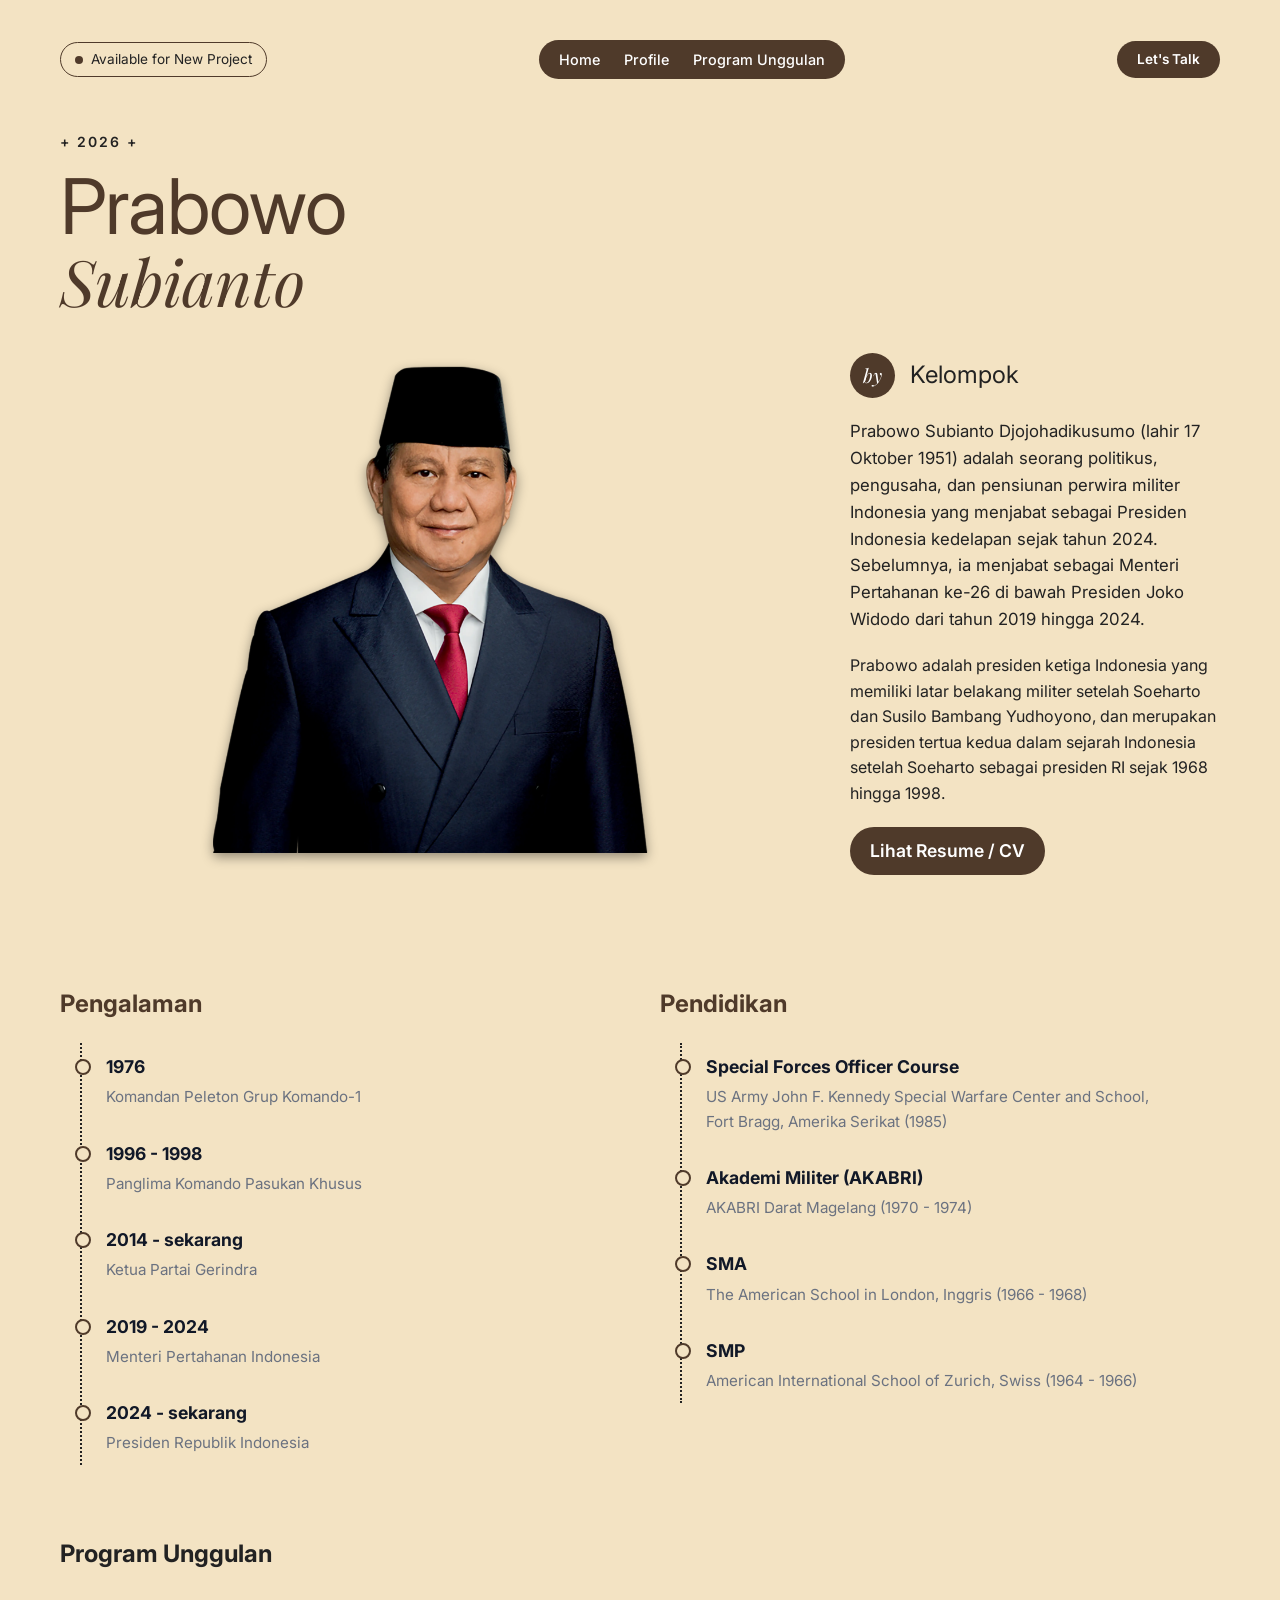
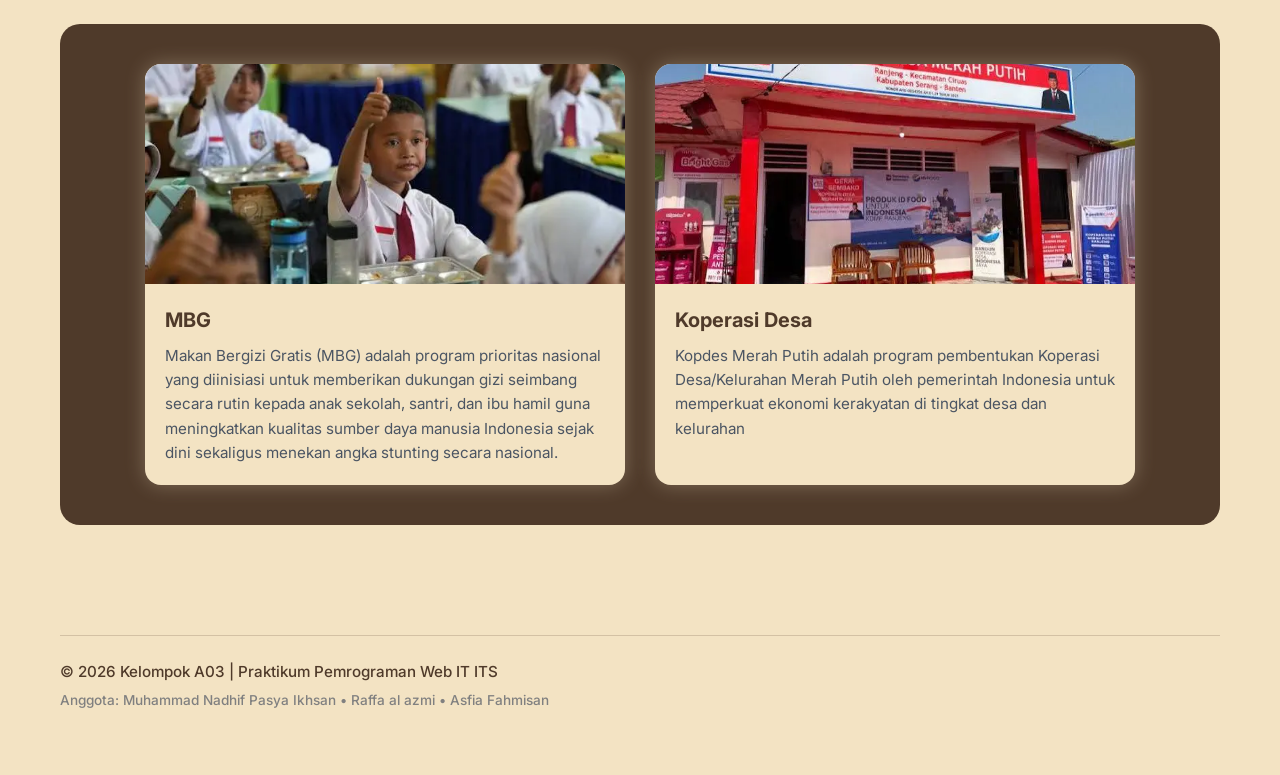
<file: index.html>
<!DOCTYPE html>
<html lang="id">

<head>
    <meta charset="UTF-8">
    <meta name="viewport" content="width=device-width, initial-scale=1.0">
    <title>Kelompok Prabowo</title>
    <link rel="stylesheet" href="assets/css/style.css">
</head>

<body>
    <div class="landing-container">
        <header class="header">
            <nav class="nav-container">
                <div class="nav-status">
                    <span class="dot"></span>
                    Available for New Project
                </div>

                <div class="nav-menu nav-menu-btn">
                    <a href="#prabowo">Home</a>
                    <a href="#profile">Profile</a>
                    <a href="#program_unggulan">Program Unggulan</a>
                </div>
                <a href="   https://www.instagram.com/prabowo/?hl=id" target="_blank" class="nav-btn">
                    Let's Talk
                </a>
            </nav>
            <div>
                <span class="year">+ 2026 +</span>
                <h1 class="title">Prabowo</h1>
                <h2 class="subtitle">Subianto</h2>
            </div>

        </header>

        <main class="main-content">
            <div class="image-section">
                <img src="assets/img/foto prabowo.webp"  loading="lazy" id="prabowo" alt="Gagal Load" class="hero-image">

            </div>

            <div class="info-section">
                <div class="author-info">
                    <div class="badge">by</div>
                    <h3 class="author-name">Kelompok</h3>
                </div>
                <p class="description">
                    Prabowo Subianto Djojohadikusumo (lahir 17 Oktober 1951) adalah seorang politikus, pengusaha, dan
                    pensiunan perwira militer Indonesia yang menjabat sebagai Presiden Indonesia kedelapan sejak tahun
                    2024. Sebelumnya, ia menjabat sebagai Menteri Pertahanan ke-26 di bawah Presiden Joko Widodo dari
                    tahun 2019 hingga 2024.
                </p>

                <p>Prabowo adalah presiden ketiga Indonesia yang memiliki latar belakang militer setelah Soeharto dan
                    Susilo Bambang Yudhoyono, dan merupakan presiden tertua kedua dalam sejarah Indonesia setelah
                    Soeharto sebagai presiden RI sejak 1968 hingga 1998.</p>

                <a href="cv.html" class="nav-btn" id="resume">Lihat Resume / CV</a>
            </div>

            <div id="profile">
                <div class="data-1">
                    <div class="experience">
                        <h2>Pengalaman</h2>
                        <div class="timeline">
                            <div class="timeline-item">
                                <div class="timeline-title">1976</div>
                                <div class="timeline-desc">Komandan Peleton Grup Komando-1</div>
                            </div>

                            <div class="timeline-item">
                                <div class="timeline-title">1996 - 1998</div>
                                <div class="timeline-desc">Panglima Komando Pasukan Khusus</div>
                            </div>

                            <div class="timeline-item">
                                <div class="timeline-title">2014 - sekarang</div>
                                <div class="timeline-desc">Ketua Partai Gerindra</div>
                            </div>

                            <div class="timeline-item">
                                <div class="timeline-title">2019 - 2024</div>
                                <div class="timeline-desc">Menteri Pertahanan Indonesia</div>
                            </div>

                            <div class="timeline-item">
                                <div class="timeline-title">2024 - sekarang</div>
                                <div class="timeline-desc">Presiden Republik Indonesia</div>
                            </div>
                        </div>
                    </div>
                    <div class="pendidikan">
                        <h2>Pendidikan</h2>
                        <div class="timeline">
                            <div class="timeline-item">
                                <div class="timeline-title">Special Forces Officer Course</div>
                                <div class="timeline-desc">US Army John F. Kennedy Special Warfare Center and
                                    School,<br>
                                    Fort
                                    Bragg, Amerika Serikat (1985)</div>
                            </div>

                            <div class="timeline-item">
                                <div class="timeline-title">Akademi Militer (AKABRI)</div>
                                <div class="timeline-desc">AKABRI Darat Magelang (1970 - 1974)</div>
                            </div>

                            <div class="timeline-item">
                                <div class="timeline-title">SMA</div>
                                <div class="timeline-desc">The American School in London, Inggris (1966 - 1968)</div>
                            </div>

                            <div class="timeline-item">
                                <div class="timeline-title">SMP</div>
                                <div class="timeline-desc">American International School of Zurich, Swiss (1964 - 1966)
                                </div>
                            </div>
                        </div>
                    </div>
                </div>
            </div>

            <h2 id="aneh">Program Unggulan</h2>
            <div id="program_unggulan">

                <div id="satu-data">
                    <div class="image-wrapper">
                        <img src="assets/img/MBG.webp" alt="Foto MBG" loading="lazy">
                        <a href="mbg.html" class="btn-view">View</a>
                    </div>
                    <div class="card-content">
                        <h3>MBG</h3>
                        <p>Makan Bergizi Gratis (MBG) adalah program prioritas nasional yang diinisiasi untuk memberikan
                            dukungan gizi seimbang secara rutin kepada anak sekolah, santri, dan ibu hamil guna
                            meningkatkan kualitas sumber daya manusia Indonesia sejak dini sekaligus menekan angka
                            stunting secara nasional. </p>
                    </div>
                </div>

                <div id="dua-data">
                    <div class="image-wrapper">
                        <img src="assets/img/kopdes.webp" alt="Foto Kopdes" loading="lazy">
                        <a href="kopdes.html" class="btn-view">View</a>
                    </div>
                    <div class="card-content">
                        <h3>Koperasi Desa</h3>
                        <p>Kopdes Merah Putih adalah program pembentukan Koperasi Desa/Kelurahan Merah Putih oleh pemerintah Indonesia untuk memperkuat ekonomi kerakyatan di tingkat desa dan kelurahan</p>
                    </div>
                </div>
            </div>
        </main>
        <footer class="site-footer">
            <p>&copy; 2026 Kelompok A03 | Praktikum Pemrograman Web IT ITS</p>
            <p class="footer-members">Anggota: Muhammad Nadhif Pasya Ikhsan &bull; Raffa al azmi &bull; Asfia Fahmisan</p>
        </footer>
    </div>
</body>

</html>
</file>
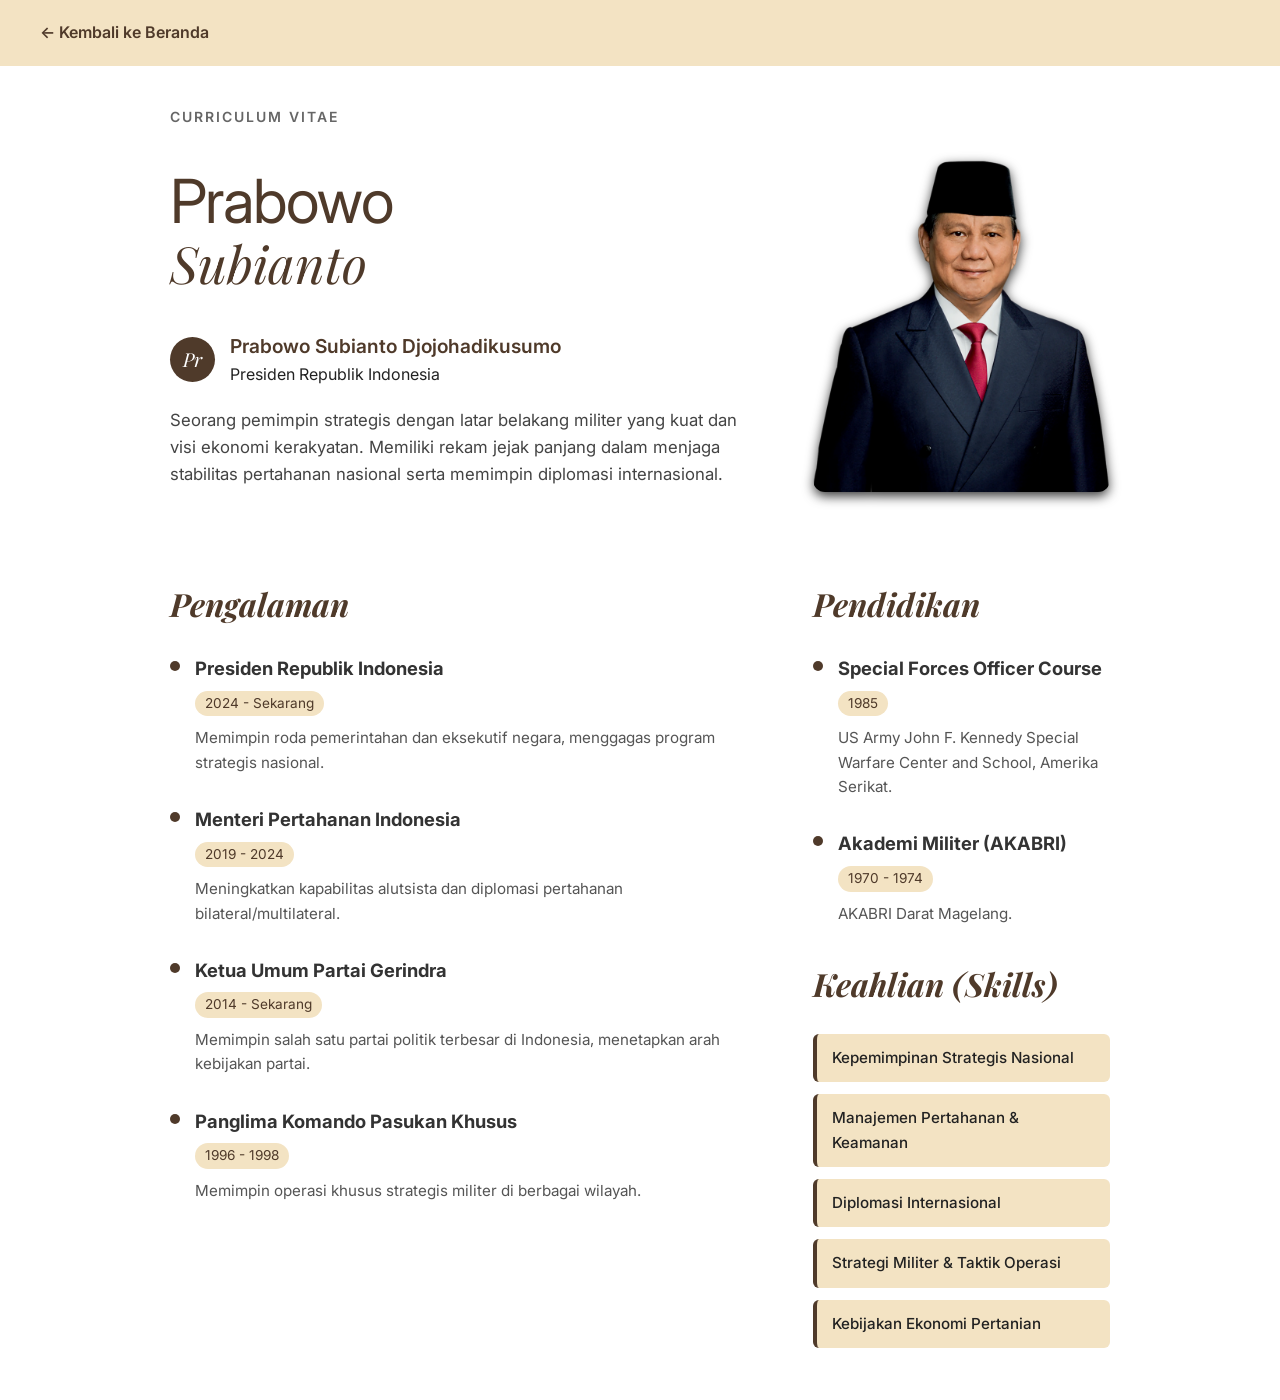
<file: cv.html>
<!DOCTYPE html>
<html lang="id">
<head>
    <meta charset="UTF-8">
    <meta name="viewport" content="width=device-width, initial-scale=1.0">
    <title>Curriculum Vitae - Prabowo Subianto</title>
    <link rel="stylesheet" href="assets/css/helper.css"> 
</head>
<body class="cv-page">

    <nav class="navbar">
        <a href="index.html" class="back-link">← Kembali ke Beranda</a>
    </nav>

    <div class="cv-container">
        
        <div class="main-content">
            <div class="info-section">
                <div class="year">CURRICULUM VITAE</div>
                <div id="judul"> 
                    <h1 class="title">Prabowo</h1>
                    <h2 class="subtitle">Subianto</h2>
                </div>
                
                <div class="author-info">
                    <div class="badge">Pr</div>
                    <div>
                        <div class="author-name">Prabowo Subianto Djojohadikusumo</div>
                        <div class="author-role">Presiden Republik Indonesia</div>
                    </div>
                </div>
                
                <p class="description">
                    Seorang pemimpin strategis dengan latar belakang militer yang kuat dan visi ekonomi kerakyatan. Memiliki rekam jejak panjang dalam menjaga stabilitas pertahanan nasional serta memimpin diplomasi internasional.
                </p>
            </div>
            
            <div class="image-section">
                <img src="assets/img/foto prabowo.webp" alt="Foto Profil Prabowo" class="hero-image" id="prabowo">
            </div>
        </div>

        <div class="cv-grid">
            <div class="cv-section">
                <h3>Pengalaman</h3>
                
                <div class="timeline-item">
                    <h4>Presiden Republik Indonesia</h4>
                    <span class="date">2024 - Sekarang</span>
                    <p>Memimpin roda pemerintahan dan eksekutif negara, menggagas program strategis nasional.</p>
                </div>

                <div class="timeline-item">
                    <h4>Menteri Pertahanan Indonesia</h4>
                    <span class="date">2019 - 2024</span>
                    <p>Meningkatkan kapabilitas alutsista dan diplomasi pertahanan bilateral/multilateral.</p>
                </div>
                
                <div class="timeline-item">
                    <h4>Ketua Umum Partai Gerindra</h4>
                    <span class="date">2014 - Sekarang</span>
                    <p>Memimpin salah satu partai politik terbesar di Indonesia, menetapkan arah kebijakan partai.</p>
                </div>

                <div class="timeline-item">
                    <h4>Panglima Komando Pasukan Khusus</h4>
                    <span class="date">1996 - 1998</span>
                    <p>Memimpin operasi khusus strategis militer di berbagai wilayah.</p>
                </div>
            </div>

            <div class="cv-section">
                <h3>Pendidikan</h3>
                
                <div class="timeline-item">
                    <h4>Special Forces Officer Course</h4>
                    <span class="date">1985</span>
                    <p>US Army John F. Kennedy Special Warfare Center and School, Amerika Serikat.</p>
                </div>

                <div class="timeline-item">
                    <h4>Akademi Militer (AKABRI)</h4>
                    <span class="date">1970 - 1974</span>
                    <p>AKABRI Darat Magelang.</p>
                </div>

                <h3 style="margin-top: 2rem;">Keahlian (Skills)</h3>
                <ul class="skills-list">
                    <li>Kepemimpinan Strategis Nasional</li>
                    <li>Manajemen Pertahanan & Keamanan</li>
                    <li>Diplomasi Internasional</li>
                    <li>Strategi Militer & Taktik Operasi</li>
                    <li>Kebijakan Ekonomi Pertanian</li>
                </ul>
            </div>
        </div>
    </div>
</body>
</html>
</file>
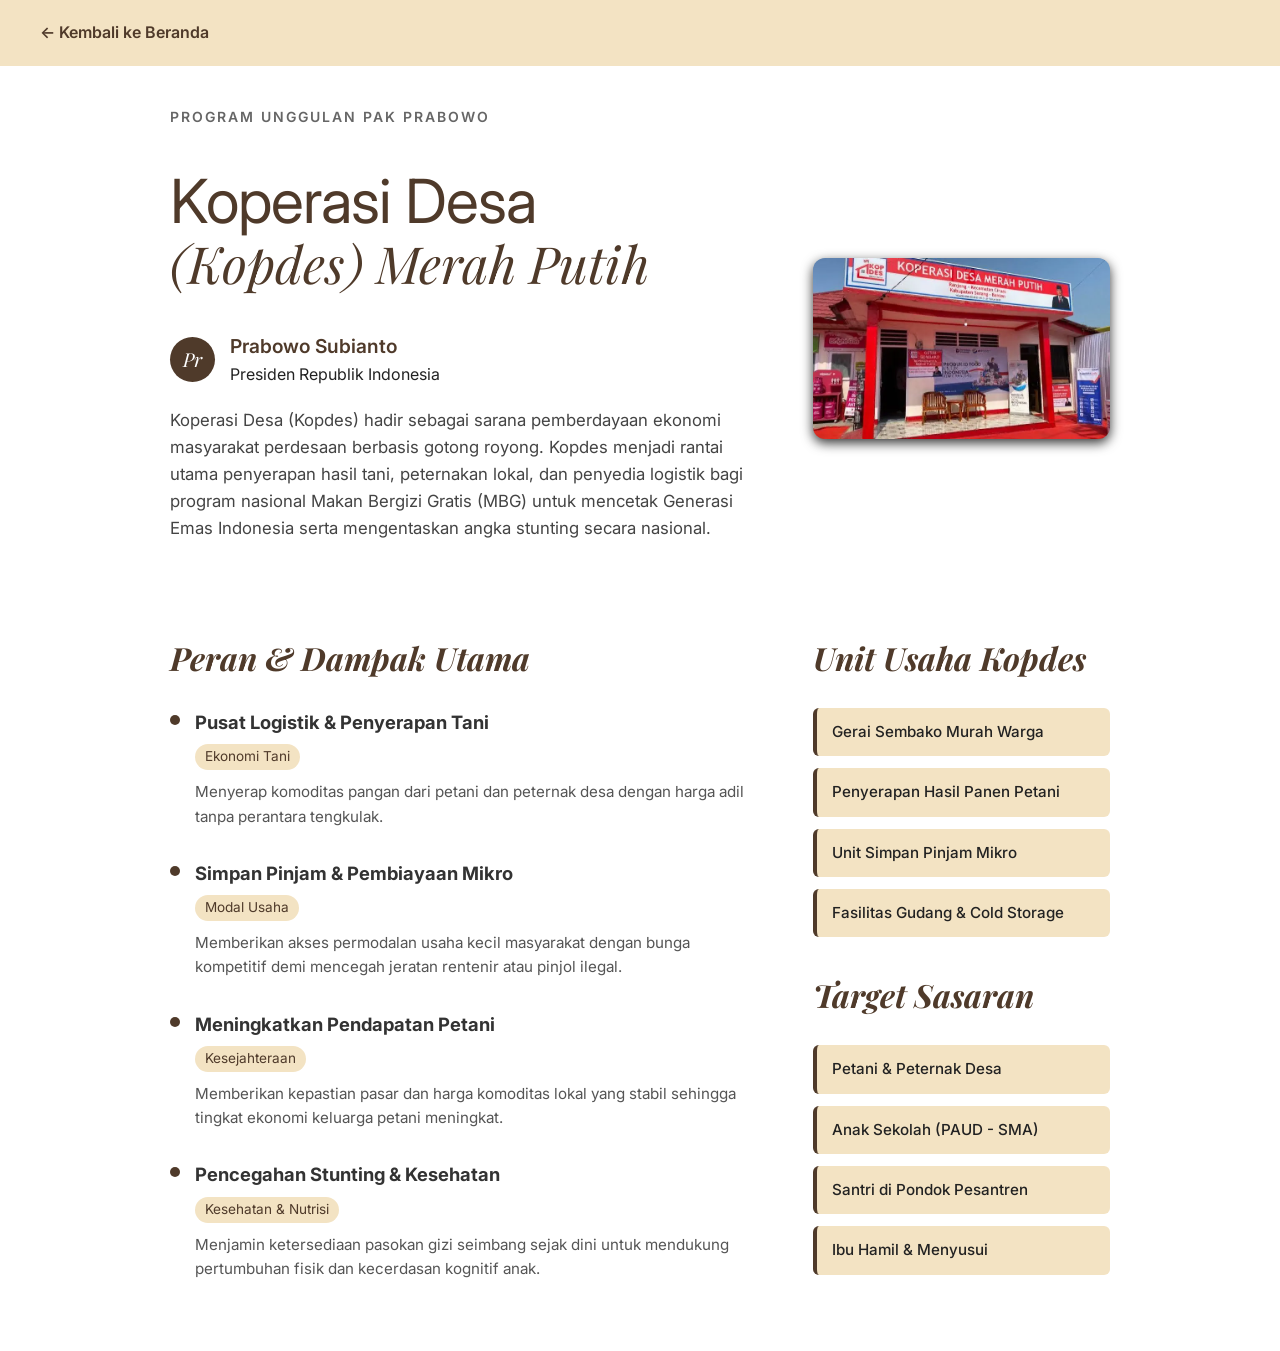
<file: kopdes.html>
<!DOCTYPE html><html lang="id"><head>
    <meta charset="UTF-8">
    <meta name="viewport" content="width=device-width, initial-scale=1.0">
    <title>Koperasi Desa (Kopdes) Merah Putih</title>
    <link rel="stylesheet" href="assets/css/helper.css"> </head><body class="cv-page">

    <nav class="navbar">
        <a href="index.html" class="back-link">← Kembali ke Beranda</a>
    </nav>

    <div class="cv-container">
        
        <div class="main-content mbg-hero">
            <div class="info-section">
                <div class="year">PROGRAM UNGGULAN PAK PRABOWO</div>
                <div id="judul"> 
                    <h1 class="title mbg-title">Koperasi Desa</h1>
                    <h2 class="subtitle">(Kopdes) Merah Putih</h2>
                </div>
                
                <div class="author-info mbg-author">
                    <div class="badge">Pr</div>
                    <div>
                        <div class="author-name">Prabowo Subianto</div>
                        <div class="author-role">Presiden Republik Indonesia</div>
                    </div>
                </div>
                
                <p class="description">
                    Koperasi Desa (Kopdes) hadir sebagai sarana pemberdayaan ekonomi masyarakat perdesaan berbasis gotong royong. Kopdes menjadi rantai utama penyerapan hasil tani, peternakan lokal, dan penyedia logistik bagi program nasional Makan Bergizi Gratis (MBG) untuk mencetak Generasi Emas Indonesia serta mengentaskan angka stunting secara nasional.
                </p>
            </div>
            
            <div class="image-section">
                <img src="assets/img/kopdes.webp" class="hero-image mbg-image" alt="Ilustrasi Kopdes & MBG"/>
            </div>
        </div>

        <div class="cv-grid">
            <div class="cv-section">
                <h3>Peran & Dampak Utama</h3>
                
                <div class="timeline-item">
                    <h4>Pusat Logistik & Penyerapan Tani</h4>
                    <span class="date">Ekonomi Tani</span>
                    <p>Menyerap komoditas pangan dari petani dan peternak desa dengan harga adil tanpa perantara tengkulak.</p>
                </div>

                <div class="timeline-item">
                    <h4>Simpan Pinjam & Pembiayaan Mikro</h4>
                    <span class="date">Modal Usaha</span>
                    <p>Memberikan akses permodalan usaha kecil masyarakat dengan bunga kompetitif demi mencegah jeratan rentenir atau pinjol ilegal.</p>
                </div>
                
                <div class="timeline-item">
                    <h4>Meningkatkan Pendapatan Petani</h4>
                    <span class="date">Kesejahteraan</span>
                    <p>Memberikan kepastian pasar dan harga komoditas lokal yang stabil sehingga tingkat ekonomi keluarga petani meningkat.</p>
                </div>
                
                <div class="timeline-item">
                    <h4>Pencegahan Stunting & Kesehatan</h4>
                    <span class="date">Kesehatan & Nutrisi</span>
                    <p>Menjamin ketersediaan pasokan gizi seimbang sejak dini untuk mendukung pertumbuhan fisik dan kecerdasan kognitif anak.</p>
                </div>
            </div>

            <div class="cv-section">
                <h3>Unit Usaha Kopdes</h3>
                <ul class="skills-list">
                    <li>Gerai Sembako Murah Warga</li>
                    <li>Penyerapan Hasil Panen Petani</li>
                    <li>Unit Simpan Pinjam Mikro</li>
                    <li>Fasilitas Gudang & Cold Storage</li>
                </ul>

                <h3 style="margin-top: 2rem;">Target Sasaran</h3>
                <ul class="skills-list">
                    <li>Petani & Peternak Desa</li>
                    <li>Anak Sekolah (PAUD - SMA)</li>
                    <li>Santri di Pondok Pesantren</li>
                    <li>Ibu Hamil & Menyusui</li>
                </ul>
            </div>
        </div>
    </div></body></html>
</file>
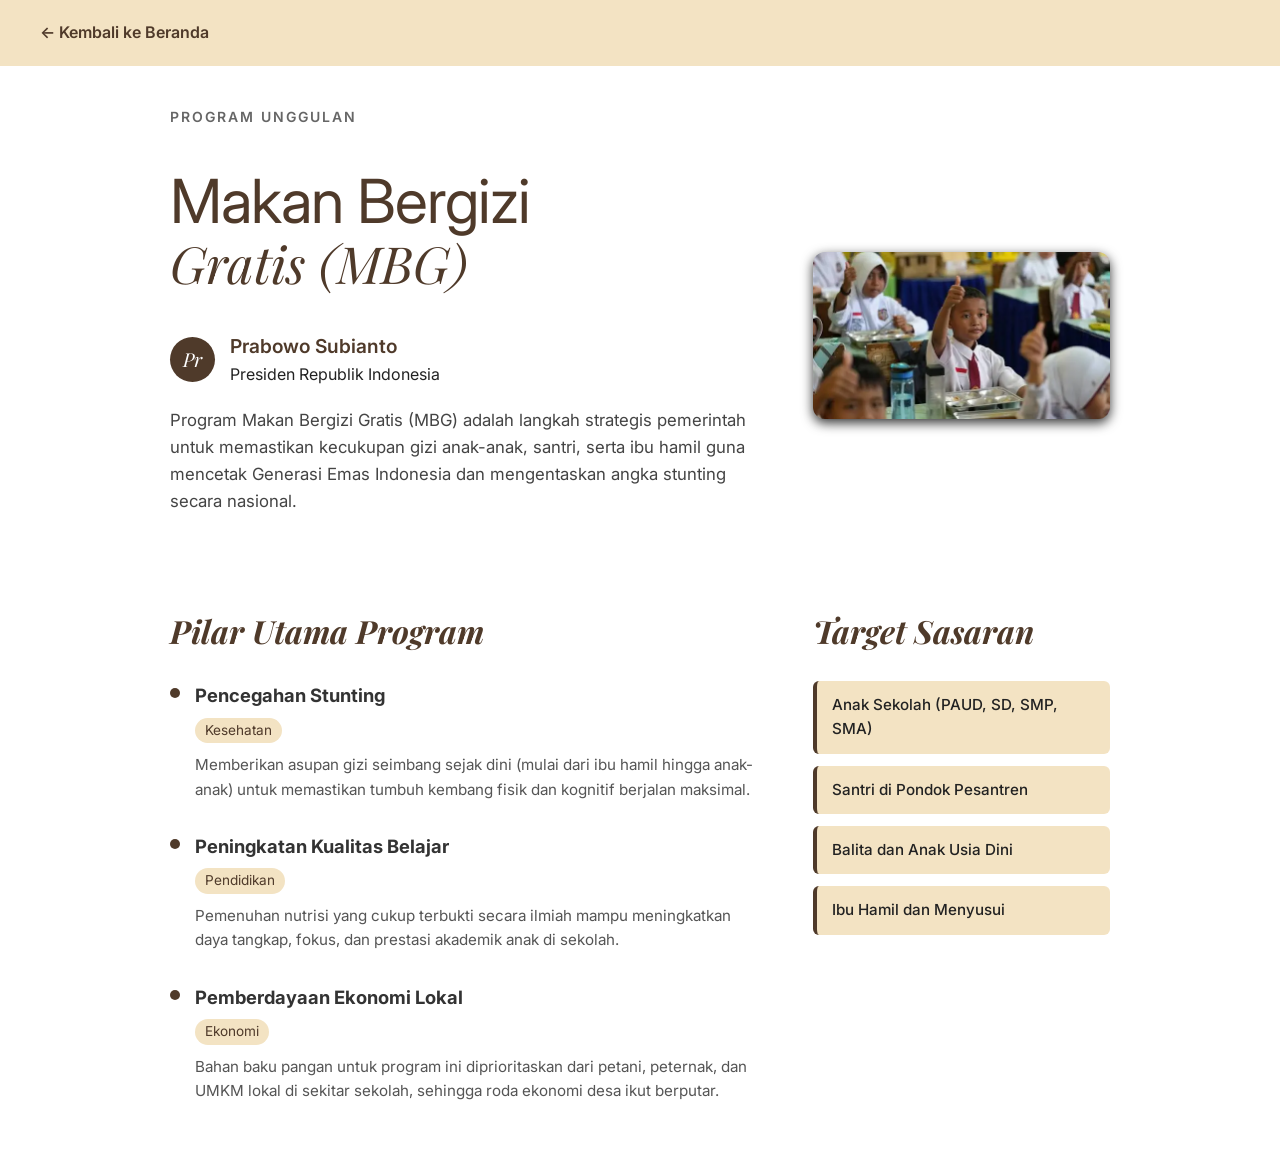
<file: mbg.html>
<!DOCTYPE html>
<html lang="id">
<head>
    <meta charset="UTF-8">
    <meta name="viewport" content="width=device-width, initial-scale=1.0">
    <title>Makan Bergizi Gratis (MBG)</title>
    <link rel="stylesheet" href="assets/css/helper.css"> 
</head>
<body class="cv-page">

    <nav class="navbar">
        <a href="index.html" class="back-link">← Kembali ke Beranda</a>
    </nav>

    <div class="cv-container">
        
        <div class="main-content mbg-hero">
            <div class="info-section">
                <div class="year">PROGRAM UNGGULAN</div>
                <div id="judul"> 
                    <h1 class="title mbg-title">Makan Bergizi</h1>
                    <h2 class="subtitle">Gratis (MBG)</h2>
                </div>
                
                <div class="author-info mbg-author">
                    <div class="badge">Pr</div>
                    <div>
                        <div class="author-name">Prabowo Subianto</div>
                        <div class="author-role">Presiden Republik Indonesia</div>
                    </div>
                </div>
                
                <p class="description">
                    Program Makan Bergizi Gratis (MBG) adalah langkah strategis pemerintah untuk memastikan kecukupan gizi anak-anak, santri, serta ibu hamil guna mencetak Generasi Emas Indonesia dan mengentaskan angka stunting secara nasional.
                </p>
            </div>
            
            <div class="image-section">
                <img src="assets/img/MBG.webp" class="hero-image mbg-image">
            </div>
        </div>

        <div class="cv-grid">
            <div class="cv-section">
                <h3>Pilar Utama Program</h3>
                
                <div class="timeline-item">
                    <h4>Pencegahan Stunting</h4>
                    <span class="date">Kesehatan</span>
                    <p>Memberikan asupan gizi seimbang sejak dini (mulai dari ibu hamil hingga anak-anak) untuk memastikan tumbuh kembang fisik dan kognitif berjalan maksimal.</p>
                </div>
                
                <div class="timeline-item">
                    <h4>Peningkatan Kualitas Belajar</h4>
                    <span class="date">Pendidikan</span>
                    <p>Pemenuhan nutrisi yang cukup terbukti secara ilmiah mampu meningkatkan daya tangkap, fokus, dan prestasi akademik anak di sekolah.</p>
                </div>
                
                <div class="timeline-item">
                    <h4>Pemberdayaan Ekonomi Lokal</h4>
                    <span class="date">Ekonomi</span>
                    <p>Bahan baku pangan untuk program ini diprioritaskan dari petani, peternak, dan UMKM lokal di sekitar sekolah, sehingga roda ekonomi desa ikut berputar.</p>
                </div>
            </div>

            <div class="cv-section">
                <h3>Target Sasaran</h3>
                <ul class="skills-list">
                    <li>Anak Sekolah (PAUD, SD, SMP, SMA)</li>
                    <li>Santri di Pondok Pesantren</li>
                    <li>Balita dan Anak Usia Dini</li>
                    <li>Ibu Hamil dan Menyusui</li>
                </ul>
            </div>
        </div>
    </div>

</body>
</html>
</file>
<file: assets/css/style.css>
@import url('https://fonts.googleapis.com/css2?family=Playfair+Display:ital@1&family=Inter:wght@300;400;600;700&display=swap');

  :root {
    --bg-color: #f3e3c3;
    --text-dark: #222222;
    --primary-blue: #4f3a2a;
    --font-sans: 'Inter', sans-serif;
    --font-serif-italic: 'Playfair Display', serif;
  }

  html {
    scroll-behavior: smooth;
  }

  * {
    margin: 0;
    padding: 0;
    box-sizing: border-box;
  }

  body {
    font-family: var(--font-sans);
    background-color: var(--bg-color);
    color: var(--text-dark);
    line-height: 1.6;
  }

  .landing-container {
    max-width: 1200px;
    margin: 0 auto;
    padding: 40px 20px;
    display: flex;
    flex-direction: column;
    min-height: 100vh;
  }

  .header {
    margin-bottom: 40px;
  }

  .nav-container {
    max-width: 1200px;
    margin: 0 auto 50px auto;
    display: flex;
    flex-direction: row;
    justify-content: space-between;
    align-items: center;
  }

  .nav-status {
    display: flex;
    align-items: center;
    gap: 8px;
    padding: 6px 14px;
    border: 1px solid var(--primary-blue);
    border-radius: 9999px;
    font-size: 0.85rem;
  }

  .dot {
    width: 8px;
    height: 8px;
    background-color: var(--primary-blue);
    border-radius: 50%;
  }

  .nav-menu {
    display: flex;
    gap: 24px;
  }

  .nav-menu a {
    text-decoration: none;
    color: #ffffff;
    font-size: 0.9rem;
    font-weight: 500;
    transition: color 0.2s;
  }

  .nav-menu a:hover {
    font-weight: bold;
  }

  .nav-menu-btn {
    background-color: var(--primary-blue);
    padding: 8px 20px;
    border-radius: 9999px;
  }

  .nav-btn {
    display: inline-block;
    text-decoration: none;
    background-color: var(--primary-blue);
    color: #ffffff;
    padding: 8px 20px;
    border-radius: 9999px;
    font-size: 0.85rem;
    font-weight: 600;
    transition: transform 0.3s ease, box-shadow 0.3s ease;
  }

  .nav-btn:hover {
    transform: translateY(-3px);
    box-shadow: 0 4px 20px rgba(0, 0, 0, 0.5);
  }


  
  .year {
    font-size: 14px;
    font-weight: 600;
    letter-spacing: 2px;
  }

  .title {
    font-size: clamp(3rem, 6vw, 6rem);
    color: var(--primary-blue);
    font-weight: 400;
    letter-spacing: -1px;
    line-height: 1.1;
    margin-top: 10px;
  }

  .subtitle {
    font-family: var(--font-serif-italic);
    font-style: italic;
    font-size: clamp(2.5rem, 5vw, 5rem);
    color: var(--primary-blue);
    font-weight: 400;
    line-height: 1;
  }

  .main-content {
    display: grid;
    grid-template-columns: 2fr 1fr;
    gap: 50px;
    align-items: start;
  }

  .image-section {
    position: relative;
  }

  .hero-image {
    width: 100%;
    max-height: 500px;
    object-fit: contain;
    display: block;
    filter: drop-shadow(0 4px 6px rgba(0, 0, 0, 0.4));
  }

  .info-section {
    padding-bottom: 20px;
  }

  .author-info {
    display: flex;
    align-items: center;
    gap: 15px;
    margin-bottom: 20px;
  }

  .badge {
    background-color: var(--primary-blue);
    color: #ffffff;
    font-family: var(--font-serif-italic);
    font-style: italic;
    width: 45px;
    height: 45px;
    border-radius: 50%;
    display: flex;
    align-items: center;
    justify-content: center;
    font-size: 1.2rem;
    flex-shrink: 0;
  }

  .author-name {
    font-size: 1.5rem;
    font-weight: 400;
  }

  .description {
    font-size: 1.05rem;
    margin-bottom: 20px;
  }

  #profile {
    grid-column: 1 / -1;
    width: 100%;
    margin-top: 40px;
  }

  .data-1 {
    display: flex;
    flex-direction: row;
    justify-content: space-between;
    align-items: flex-start;
    gap: 40px;
  }

  .experience,
  .pendidikan {
    flex: 1;
    min-width: 0;
  }

  .experience h2,
  .pendidikan h2 {
    font-size: 1.5rem;
    color: var(--primary-blue);
    margin-bottom: 20px;
  }

  .timeline {
    position: relative;
    margin-left: 20px;
    border-left: 2px dotted var(--text-dark);
    padding: 10px 0;
  }

  .timeline-item {
    position: relative;
    padding-left: 24px;
    margin-bottom: 30px;
  }

  .timeline-item:last-child {
    margin-bottom: 0;
  }

  .timeline-item::before {
    content: "";
    position: absolute;
    left: -7px;
    top: 6px;
    width: 12px;
    height: 12px;
    border-radius: 50%;
    background-color: var(--bg-color);
    border: 2px solid var(--primary-blue);
  }

  .timeline-title {
    font-weight: bold;
    font-size: 1.1rem;
    color: #111827;
  }

  .timeline-desc {
    color: #6b7280;
    font-size: 0.95rem;
    margin-top: 4px;
  }

  #program_unggulan {
    grid-column: 1 / -1;
    margin: 0 auto 50px auto;
    background-color: var(--primary-blue);
    width: 100%;
    border-radius: 20px;
    padding: 40px 24px;
    display: flex;
    justify-content: center;
    align-items: stretch;
    gap: 30px;
  }

  #satu-data,
  #dua-data {
    flex: 1;
    max-width: 480px;
    background-color: var(--bg-color);
    border-radius: 16px;
    overflow: hidden;
    box-shadow: 0 8px 24px rgba(0, 0, 0, 0.15);
    display: flex;
    flex-direction: column;
    box-shadow: 0 0 20px color-mix(in srgb, var(--bg-color) 30%, transparent);
  }

  .image-wrapper {
    position: relative;
    width: 100%;
    height: 220px;
    overflow: hidden;
  }

  .image-wrapper img {
    width: 100%;
    height: 100%;
    object-fit: cover;
    display: block;
    transition: transform 0.3s ease, filter 0.3s ease;
  }

  .btn-view {
    position: absolute;
    top: 50%;
    left: 50%;
    transform: translate(-50%, -40%);
    opacity: 0;
    pointer-events: none;
    background-color: var(--primary-blue);
    color: #ffffff;
    padding: 10px 24px;
    border-radius: 9999px;
    text-decoration: none;
    font-weight: 600;
    font-size: 0.9rem;
    letter-spacing: 0.5px;
    box-shadow: 0 4px 15px rgba(0, 0, 0, 0.3);
    transition: opacity 0.3s ease, transform 0.3s ease, background-color 0.3s ease, color 0.3s ease, box-shadow 0.3s ease;
    z-index: 2;
  }

  #satu-data:hover .btn-view,
  #dua-data:hover .btn-view {
    opacity: 1;
    pointer-events: auto;
    transform: translate(-50%, -50%);
  }

  #satu-data:hover .image-wrapper img,
  #dua-data:hover .image-wrapper img {
    transform: scale(1.05);
    filter: brightness(0.7);
  }

  .btn-view:hover {
    background-color: #ffffff;
    color: var(--primary-blue);
    box-shadow: 0 6px 20px rgba(0, 0, 0, 0.4);
  }

  .card-content {
    padding: 20px;
    display: flex;
    flex-direction: column;
    flex-grow: 1;
    text-align: left;
    gap: 8px;
  }

  .card-content h3 {
    color: var(--primary-blue);
    font-size: 1.25rem;
  }

  .card-content p {
    font-size: 0.95rem;
    color: #4b5563;
  }

  @media screen and (max-width: 900px) {
    .main-content {
      grid-template-columns: 1fr;
    }

    .image-section {
      order: -1;
    }

    .hero-image {
      max-height: 400px;
    }
  }

  @media screen and (max-width: 768px) {
    .nav-container {
      flex-direction: column;
      gap: 16px;
      text-align: center;
    }

    .nav-menu {
      gap: 16px;
      flex-wrap: wrap;
      justify-content: center;
    }

    .data-1 {
      flex-direction: column;
      gap: 30px;
    }

    #program_unggulan {
      flex-direction: column;
      align-items: center;

    }

    #satu-data,
    #dua-data {
      width: 100%;
      max-width: 100%;
    }

    .btn-view {
      opacity: 1;
      pointer-events: auto;
      transform: translate(-50%, -50%); /* Posisikan tepat di tengah gambar */
      background-color: rgba(79, 58, 42, 0.85); 
      backdrop-filter: blur(4px);
    }

    .image-wrapper img {
      filter: brightness(0.85);
    }

    .site-footer{
      text-align: center;
    }
  }

  @media screen and (max-width: 600px) {
    .title {
      font-size: clamp(2.5rem, 8vw, 3.5rem);
    }

    .subtitle {
      font-size: clamp(2rem, 7vw, 3rem);
    }
  }



  #aneh {
      margin: 20px 0 0 0;
  }

  #resume {
    margin-top: 20px;
    padding: 10px 20px;
    font-size: 1.1rem ;
  }

  .site-footer {
      margin-top: 60px;
      padding: 24px 0 24px 0;
      border-top: 1px solid rgba(79, 58, 42, 0.2);
      color: var(--primary-blue);
      font-size: 0.95rem;
      font-weight: 500;
  }



  .footer-members {
      font-size: 0.85rem;
      margin-top: 5px;
      color: grey;
  }
</file>
<file: assets/css/helper.css>
@import url('https://fonts.googleapis.com/css2?family=Playfair+Display:ital@1&family=Inter:wght@300;400;600;700&display=swap');

:root {
  --bg-color: #f3e3c3;
  --text-dark: #222222;
  --primary-blue: #4f3a2a;
  --font-sans: 'Inter', sans-serif;
  --font-serif-italic: 'Playfair Display', serif;
}

* {
  margin: 0;
  padding: 0;
  box-sizing: border-box;
}

html, body {
  width: 100%;
  overflow-x: hidden;
}

body {
  font-family: var(--font-sans);
  background-color: var(--bg-color);
  color: var(--text-dark);
  line-height: 1.6;
}

.cv-page {
  background-color: #ffffff;
}

/* =========================================
   NAVIGATION BAR
   ========================================= */
.navbar {
  padding: 20px 40px;
  background-color: var(--bg-color);
}

.back-link {
  color: var(--primary-blue);
  text-decoration: none;
  font-weight: 600;
  transition: color 0.3s ease;
  display: inline-block;
}

.back-link:hover {
  color: #2259cc;
}

/* =========================================
   HERO SECTION
   ========================================= */
.cv-container {
  max-width: 1000px;
  margin: 40px auto;
  padding: 0 30px;
}

.main-content {
  display: grid;
  grid-template-columns: 2fr 1fr;
  gap: 50px;
  align-items: center;
}

.info-section {
  padding-bottom: 20px;
}

.year {
  font-size: 14px;
  font-weight: 600;
  letter-spacing: 2px;
  color: #666;
}

.title {
  color: var(--primary-blue);
  font-weight: 400;
  letter-spacing: -1px;
  line-height: 1.1;
  margin-top: 10px;
  font-size: clamp(2.2rem, 5vw, 3.8rem);
}

.subtitle {
  font-family: var(--font-serif-italic);
  font-style: italic;
  font-size: clamp(1.8rem, 4vw, 3.2rem);
  color: var(--primary-blue);
  font-weight: 400;
  line-height: 1.1;
}

#judul {
  margin: 40px 0;
}

/* Profile / Author Info */
.author-info {
  display: flex;
  align-items: center;
  gap: 15px;
  margin-bottom: 20px;
}

.badge {
  background-color: var(--primary-blue);
  color: white;
  font-family: var(--font-serif-italic);
  font-style: italic;
  width: 45px;
  height: 45px;
  border-radius: 50%;
  display: flex;
  align-items: center;
  justify-content: center;
  font-size: 1.2rem;
  flex-shrink: 0;
}

.author-name {
  font-size: 1.2rem;
  font-weight: 600;
  color: var(--primary-blue);
}

.description {
  font-size: 1.05rem;
  margin-bottom: 30px;
  color: #444;
}

/* Image styling */
.image-section {
  position: relative;
  width: 100%;
  display: flex;
  justify-content: center;
}

.hero-image {
  width: 100%;
  max-width: 1000px;
  height: auto;
  object-fit: contain;
  display: block;
  border-radius: 12px;
  filter: drop-shadow(0 4px 6px rgba(0, 0, 0, 0.8));
}

/* =========================================
   DETAIL SECTION (Grid, Timeline, Lists)
   ========================================= */
.cv-grid {
  display: grid;
  grid-template-columns: 2fr 1fr;
  gap: 50px;
  margin-top: 40px;
}

.cv-section h3 {
  font-family: var(--font-serif-italic);
  font-style: italic;
  color: var(--primary-blue);
  font-size: 2rem;
  margin-bottom: 25px;
}

.timeline-item {
  margin-bottom: 30px;
  position: relative;
  padding-left: 25px;
}

.timeline-item::before {
  content: '';
  position: absolute;
  left: 0;
  top: 7px;
  width: 10px;
  height: 10px;
  background-color: var(--primary-blue);
  border-radius: 50%;
}

.timeline-item h4 {
  font-size: 1.15rem;
  color: #333;
  margin-bottom: 2px;
}

.timeline-item .date {
  display: inline-block;
  font-size: 0.85rem;
  color: var(--primary-blue);
  margin: 5px 0 10px 0;
  background-color: var(--bg-color);
  padding: 2px 10px;
  border-radius: 20px;
}

.timeline-item p {
  font-size: 0.95rem;
  color: #555;
}

.skills-list {
  list-style: none;
}

.skills-list li {
  background-color: var(--bg-color);
  padding: 12px 15px;
  margin-bottom: 12px;
  border-radius: 6px;
  font-size: 0.95rem;
  border-left: 4px solid var(--primary-blue);
  transition: transform 0.2s;
  font-weight: 500;
}

.skills-list li:hover {
  transform: translateX(5px);
}

/* =========================================
   RESPONSIVE DESIGN (Tablet: <= 900px)
   ========================================= */
@media screen and (max-width: 900px) {
  .cv-container {
    margin: 25px auto;
    padding: 0 24px;
  }

  .main-content,
  .cv-grid {
    grid-template-columns: 1fr;
    gap: 35px;
  }

  .image-section {
    order: -1;
    margin-bottom: 10px;
  }

  .hero-image {
    max-width: 420px;
  }
}

/* =========================================
   RESPONSIVE DESIGN (Mobile: <= 600px)
   ========================================= */
@media screen and (max-width: 600px) {
  .navbar {
    padding: 14px 18px;
  }

  .cv-container {
    padding: 0 16px;
    margin: 15px auto;
  }

  #judul {
    margin: 25px 0 20px 0;
  }

  .title {
    font-size: 2.1rem;
  }

  .subtitle {
    font-size: 1.8rem;
  }

  .author-info {
    gap: 12px;
  }

  .badge {
    width: 38px;
    height: 38px;
    font-size: 1rem;
  }

  .author-name {
    font-size: 1.05rem;
  }

  .description {
    font-size: 0.95rem;
    margin-bottom: 20px;
  }

  .cv-section h3 {
    font-size: 1.6rem;
    margin-bottom: 18px;
  }

  .timeline-item {
    padding-left: 20px;
    margin-bottom: 22px;
  }

  .timeline-item h4 {
    font-size: 1.05rem;
  }

  .skills-list li {
    padding: 10px 14px;
    font-size: 0.9rem;
  }
}
</file>
